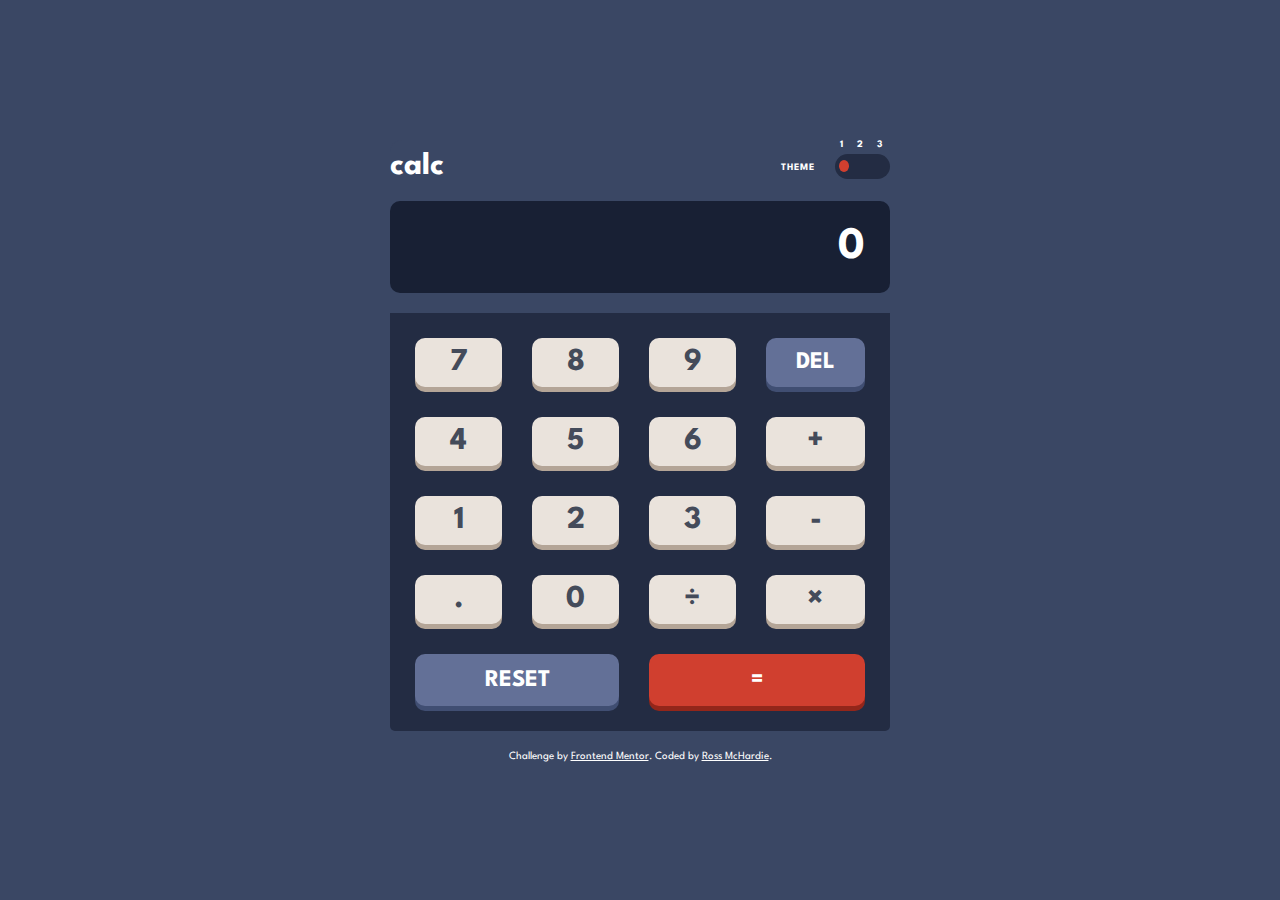
<file: index.html>
<!DOCTYPE html>
<html lang="en">
  <head>
    <!-- Changes width of page depending on user's device -->
    <meta charset="UTF-8" />
    <meta http-equiv="X-UA-Compatible" content="IE=edge" />
    <meta name="viewport" content="width=device-width, initial-scale=1.0" />

    <!-- Main stylesheet -->
    <link rel="stylesheet" href="css/style.css" />

    <!-- Favicon -->
    <link
      rel="shortcut icon"
      href="images/favicon-32x32.png"
      type="image/x-icon"
    />
    <title>Frontend Mentor | Calculator App</title>
  </head>
  <body>
    <!-- Calculator -->
    <div class="calculator">
      <!-- Theme numbers -->
      <div class="theme-numbers">
        <div class="theme-one">1</div>
        <div class="theme-two">2</div>
        <div class="theme-three">3</div>
      </div>
      <!-- Title of app with theme switcher component -->
      <div class="calculator-header">
        <div class="calculator-logo">calc</div>
        <div class="theme-switcher-container">
          <div class="theme-switcher-text">theme</div>
          <div class="theme-switcher">
            <div id="thumb1" class="theme-switcher-thumb"></div>
            <div id="thumb2" class="theme-switcher-thumb"></div>
            <div id="thumb3" class="theme-switcher-thumb"></div>
          </div>
        </div>
      </div>
      <!-- Display -->
      <div class="calculator-display">
        <h1>0</h1>
      </div>
      <!-- Buttons -->
      <div class="calculator-buttons">
        <button id="7" value="7">7</button>
        <button id="8" value="8">8</button>
        <button id="9" value="9">9</button>
        <button id="Backspace" class="delete-btn" value="Delete">DEL</button>
        <button id="4" value="4">4</button>
        <button id="5" value="5">5</button>
        <button id="6" value="6">6</button>
        <button id="+" class="operator" value="+">+</button>
        <button id="1" value="1">1</button>
        <button id="2" value="2">2</button>
        <button id="3" value="3">3</button>
        <button id="-" class="operator" value="-">-</button>
        <button id="." class="decimal" value=".">.</button>
        <button id="0" value="0">0</button>
        <button id="/" class="operator" value="/">÷</button>
        <button id="*" class="operator" value="*">×</button>
        <button id="Escape" class="function reset-btn" value="Escape">
          RESET
        </button>
        <button id="=" class="operator equals-btn" value="=">=</button>
      </div>
    </div>
    <!-- Links to challenge and my Github -->
    <div class="attribution">
      Challenge by
      <a href="https://www.frontendmentor.io?ref=challenge" target="_blank">
        Frontend Mentor</a
      >. Coded by <a href="https://www.github.com/rmchardie">Ross McHardie</a>.
    </div>
    <!-- Script that controls the functionality of the app -->
    <script src="js/script.js"></script>
  </body>
</html>
</file>
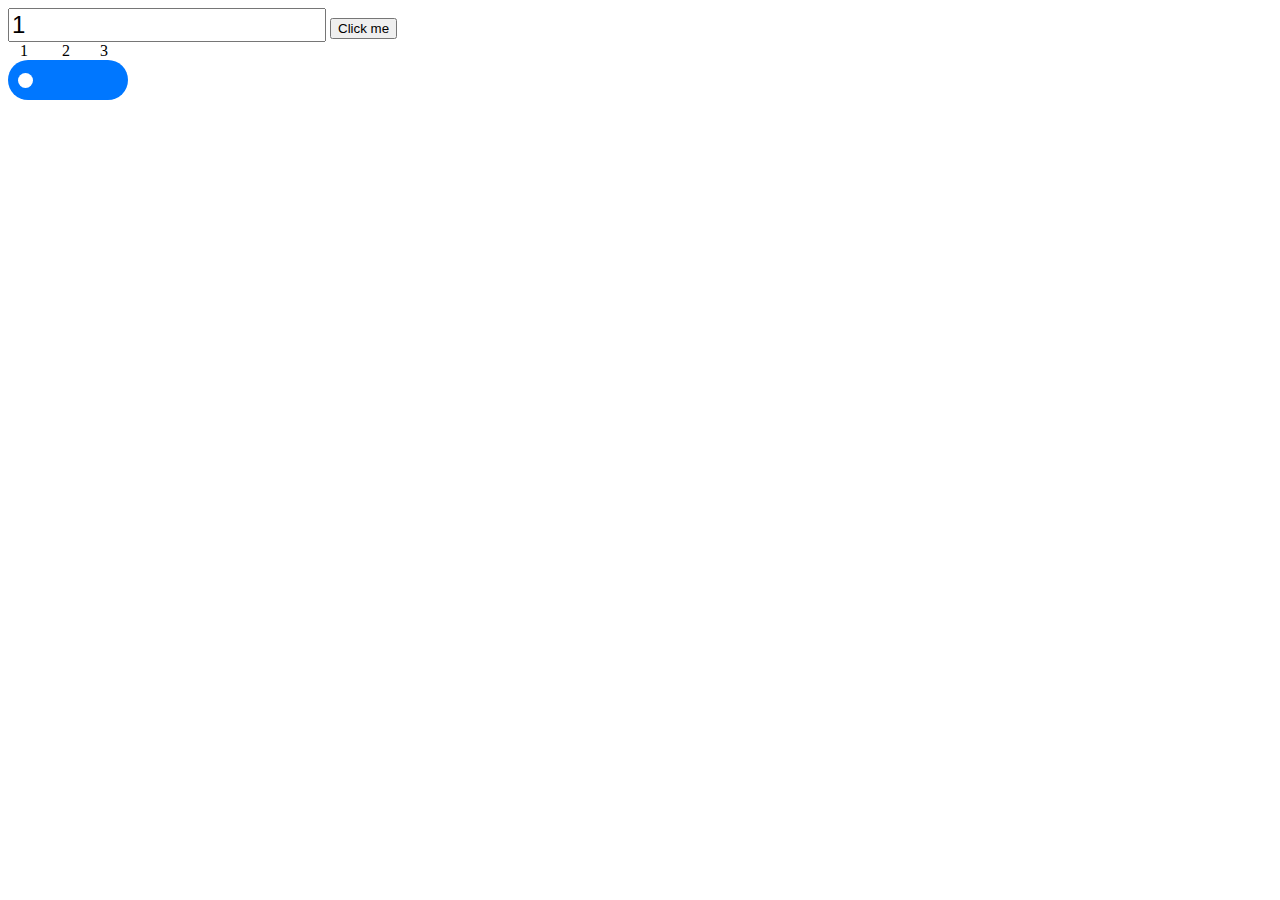
<file: test.html>
<!DOCTYPE html>
<html lang="en">
  <head>
    <meta charset="UTF-8" />
    <meta http-equiv="X-UA-Compatible" content="IE=edge" />
    <meta name="viewport" content="width=device-width, initial-scale=1.0" />
    <title>Document</title>
    <style>
      input {
        font-size: 24px;
      }

      .theme-slider {
        width: 100px;
        display: flex;
        flex-direction: column;
      }

      .sliderNumbers {
        display: flex;
        justify-content: space-between;
        margin-left: 12px;
      }

      .sliderContainer {
        background-color: #0077ff;
        width: 100px;
        height: 40px;
        padding-left: 10px;
        padding-right: 10px;
        border-radius: 25px;
        display: flex;
        justify-content: flex-start;
        align-items: center;
      }

      .slider {
        width: 15px;
        height: 15px;
        border-radius: 50%;
        background-color: #fff;
        cursor: pointer;
      }
    </style>
  </head>
  <body>
    <input type="text" id="inputBox" value="1" />
    <button id="myBtn">Click me</button>
    <div class="theme-slider">
      <div class="sliderNumbers" id="sliderNumbers">
        <div>1</div>
        <div style="margin-left: 4px">2</div>
        <div style="justify-self: flex-end">3</div>
      </div>
      <div class="sliderContainer" id="sliderContainer">
        <div class="slider" id="slider"></div>
      </div>
    </div>

    <script>
      const inputBox = document.getElementById("inputBox");
      const slider = document.getElementById("slider");
      const sliderContainer = document.getElementById("sliderContainer");
      const myBtn = document.getElementById("myBtn");

      let i = 0;
      let theme = 0;

      function moveSlider() {
        console.log(theme);
        theme++;
        if (theme === 1) {
          sliderContainer.style.justifyContent = "flex-start";
        }
        if (theme === 2) {
          sliderContainer.style.justifyContent = "center";
        }
        if (theme === 3) {
          sliderContainer.style.justifyContent = "flex-end";
          theme = 0;
        }
      }

      function getDisplayNumber(number) {
        const regex = /\B(?=(\d{3})+(?!\d))/g;

        // Alternative syntax using RegExp constructor
        // const regex = new RegExp('\\B(?=(\\d{3})+(?!\\d))', 'g')

        const str = `333333333`;
        let m;

        while ((m = regex.exec(str)) !== null) {
          // This is necessary to avoid infinite loops with zero-width matches
          if (m.index === regex.lastIndex) {
            regex.lastIndex++;
          }

          // The result can be accessed through the `m`-variable.
          m.forEach((match, groupIndex) => {
            // console.log(`Found match, group ${groupIndex}: ${match}`);
            return str;
          });
        }
        // const regex = /\B(?=(\d{3})+(?!\d))/g;

        // // Alternative syntax using RegExp constructor
        // // const regex = new RegExp('\\B(?=(\\d{3})+(?!\\d))', 'g')
        // let str = number.toString();
        // let m;

        // while ((m = regex.exec(str)) !== null) {
        //   // This is necessary to avoid infinite loops with zero-width matches
        //   if (m.index === regex.lastIndex) {
        //     regex.lastIndex++;
        //   }
        //   var num_parts = number.toString().split(".");
        //   num_parts[0] = num_parts[0].replace(/\B(?=(\d{3})+(?!\d))/g, ",");
        //   return num_parts.join(".");
        // }
      }

      myBtn.addEventListener("click", () => {
        inputBox.value = inputBox.value + getDisplayNumber(i);
      });

      slider.addEventListener("click", moveSlider);
    </script>
  </body>
</html>
</file>
<file: css/style.css>
@import url("https://fonts.googleapis.com/css2?family=League+Spartan&display=swap");

:root {
  /* Background Colours */
  --main-bg: hsl(222, 26%, 31%);
  --toggle-bg: hsl(223, 31%, 20%);
  --keypad-bg: hsl(223, 31%, 20%);
  --screen-bg: hsl(224, 36%, 15%);

  /* Keypad Colours*/
  --key-bg: hsl(30, 25%, 89%);
  --key-shadow: hsl(28, 16%, 65%);
  --remove-key-bg: hsl(225, 21%, 49%);
  --remove-key-shadow: hsl(224, 28%, 35%);
  --equals-key-bg: hsl(6, 63%, 50%);
  --equals-key-shadow: hsl(6, 70%, 34%);

  /* Text colours */
  --keypad-text: hsl(221, 14%, 31%);
  --function-key-text: hsl(0, 0%, 100%);
  --title-text: hsl(0, 0%, 100%);
}

/* Reset pre-determined styles */
*,
*::before,
*::after {
  box-sizing: border-box;
  margin: 0;
  padding: 0;
}

/* Center the container on the page */
body {
  min-height: 100vh;
  display: flex;
  flex-direction: column;
  justify-content: center;
  align-items: center;
  background-color: var(--main-bg);
  font-family: "League Spartan", sans-serif;
  transition: background-color 250ms ease-out;
}

/* Calculator Container */
.calculator {
  background-color: var(--main-bg);
  width: 500px;
  max-width: 1440px;
  border-radius: 12px;
  margin-bottom: 20px;
  transition: background-color 250ms ease-out;
}

/* Calculator Header Container */
.calculator-header {
  display: flex;
  align-items: center;
  justify-content: space-between;
  color: #fff;
  font-weight: 700;
  margin: 0 0 20px 0;
}

.calculator-logo {
  font-size: 32px;
  color: var(--title-text);
}

.theme-numbers {
  display: flex;
  justify-content: flex-end;
  gap: 14px;
  margin-right: 8px;
  margin-bottom: 3px;
  font-size: 10px;
  font-weight: 700;
  color: var(--title-text);
  cursor: pointer;
}

.theme-switcher-container {
  display: flex;
  align-items: center;
  gap: 20px;
  letter-spacing: 1px;
}

.theme-switcher {
  width: 55px;
  height: 25px;
  background-color: var(--toggle-bg);
  border-radius: 25px;
  display: flex;
  align-items: center;
  transition: background-color 250ms ease-out;
}

.theme-switcher-text {
  color: var(--title-text);
  font-size: 14px;
  font-variant: small-caps;
  font-weight: 700;
}

.theme-switcher-thumb {
  width: 12px;
  height: 12px;
  border-radius: 50%;
  background-color: var(--equals-key-bg);
  transition: background-color 250ms ease-out;
  margin-inline: 4px;
  cursor: pointer;
}

.theme-switcher-thumb:hover {
  filter: brightness(150%);
}

/* Calculator Display */
.calculator-display {
  background: var(--screen-bg);
  color: var(--title-text);
  transition: background-color 250ms ease-out;
  display: flex;
  align-items: center;
  justify-content: flex-end;
  border-radius: 10px;
  margin: auto;
  margin-bottom: 20px;
}

.calculator-display h1 {
  padding: 25px;
  font-size: 45px;
  font-weight: 700;
  overflow-x: auto;
}

/* Custom Scrollbar */
::-webkit-scrollbar {
  width: 10px;
}

::-webkit-scrollbar-track {
  background: #f1f1f1;
}

::-webkit-scrollbar-thumb {
  background: #888;
  border-radius: 25px;
}

::-webkit-scrollbar-thumb:hover {
  background: #555;
}

/* Calculator Buttons */
.calculator-buttons {
  display: grid;
  grid-template-columns: repeat(4, 1fr);
  gap: 30px;
  background-color: var(--keypad-bg);
  transition: background-color 250ms ease-out;
  padding: 25px;
  border-radius: 0 0 5px 5px;
}

.calculator-buttons button {
  appearance: none;
  border: none;
  border-radius: 10px;
  background-color: var(--key-bg);
  box-shadow: 0 5px var(--key-shadow);
  transition: background-color 250ms ease-out;
  font-family: "League Spartan", sans-serif;
  color: var(--keypad-text);
  font-size: 32px;
  font-weight: 700;
  padding: 10px 30px;
  cursor: pointer;
}

.calculator-buttons button:hover {
  filter: brightness(150%);
}

.calculator-buttons button:active,
.button-down {
  box-shadow: unset;
  transform: translateY(5px);
}

.reset-btn,
.equals-btn {
  grid-column: span 2;
}

.calculator-buttons .reset-btn,
.calculator-buttons .delete-btn {
  background-color: var(--remove-key-bg);
  color: var(--function-key-text);
  box-shadow: 0 5px var(--remove-key-shadow);
  transition: background-color 250ms ease-out;
  font-size: 24px;
}

.calculator-buttons .equals-btn {
  background-color: var(--equals-key-bg);
  color: var(--function-key-text);
  box-shadow: 0 5px var(--equals-key-shadow);
  transition: background-color 250ms ease-out;
  font-size: 24px;
  padding-top: 15px;
  padding-bottom: 15px;
}

/* Attribution to Frontend Mentor */
.attribution {
  font-size: 11px;
  text-align: center;
  color: var(--title-text);
}
.attribution a {
  color: var(--title-text);
}

/* Media query for smart phones */
@media screen and (max-width: 600px) {
  .calculator {
    width: 95%;
    max-width: 375px;
  }

  .calculator-buttons {
    gap: 15px;
  }

  .calculator-buttons button {
    padding: 10px;
    border-radius: 5px;
    font-weight: 700;
  }

  .calculator-buttons .reset-btn,
  .calculator-buttons .delete-btn {
    font-size: 18px;
  }
}
</file>
